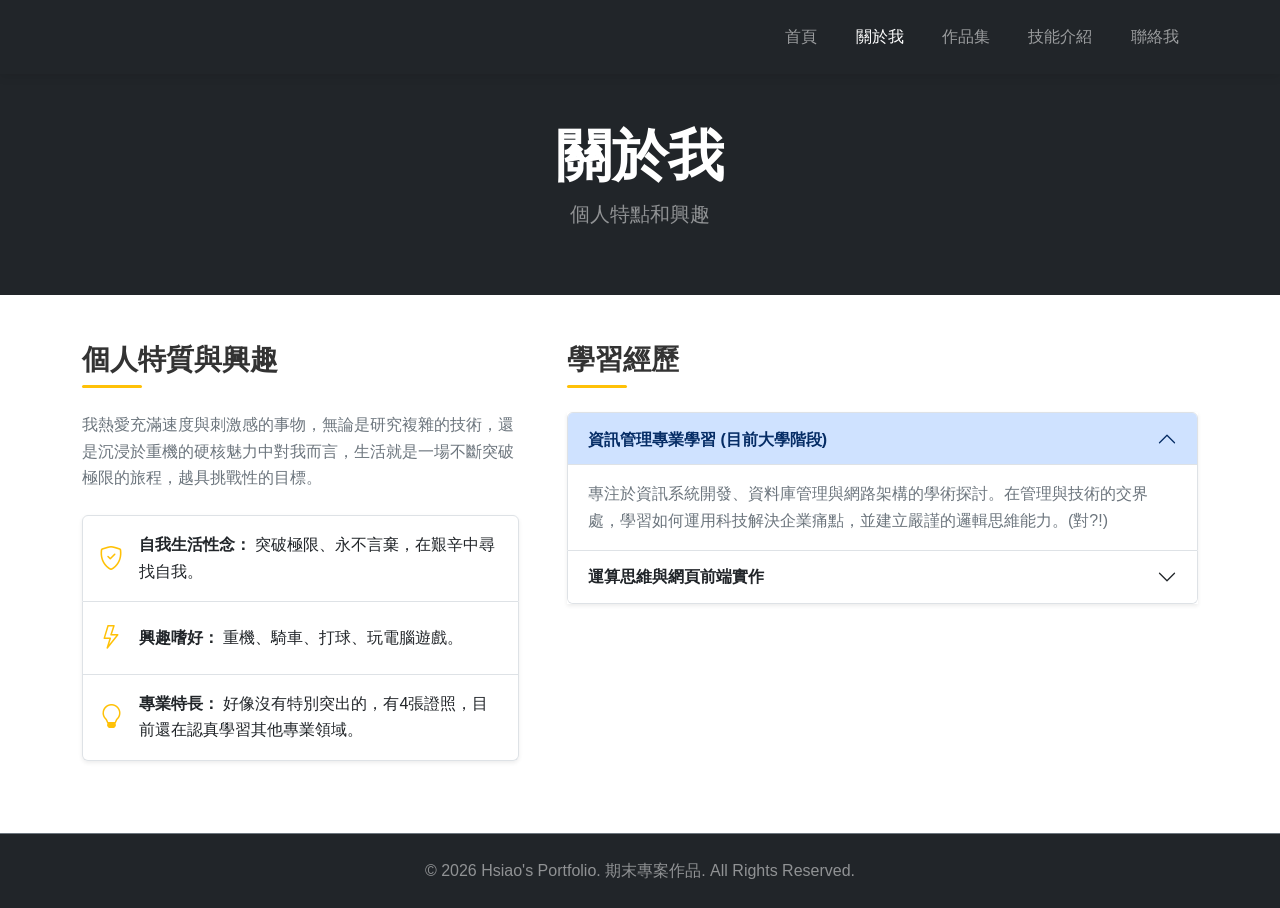
<file: about.html>
<!DOCTYPE html>
<html lang="zh-Hant">
<head>
    <meta charset="UTF-8">
    <meta name="viewport" content="width=device-width, initial-scale=1.0">
    <title>個人網站 | 關於我</title>
    <link href="https://cdn.jsdelivr.net/npm/bootstrap@5.3.3/dist/css/bootstrap.min.css" rel="stylesheet">
    <link href="https://cdn.jsdelivr.net/npm/bootstrap-icons@1.11.3/font/bootstrap-icons.min.css" rel="stylesheet">
    <link rel="stylesheet" href="css/style.css">
</head>
<body>

    <nav class="navbar navbar-expand-md navbar-dark bg-dark sticky-top">
        <div class="container">
            <a class="navbar-brand fw-bold" href="index.html"></a>
            <button class="navbar-toggler" type="button" data-bs-toggle="collapse" data-bs-target="#navbarNav" aria-controls="navbarNav" aria-expanded="false" aria-label="Toggle navigation">
                <span class="navbar-toggler-icon"></span>
            </button>
            <div class="collapse navbar-collapse" id="navbarNav">
                <ul class="navbar-nav ms-auto">
                    <li class="nav-item"><a class="nav-link" href="index.html">首頁</a></li>
                    <li class="nav-item"><a class="nav-link active" href="about.html">關於我</a></li>
                    <li class="nav-item"><a class="nav-link" href="portfolio.html">作品集</a></li>
                    <li class="nav-item"><a class="nav-link" href="skills.html">技能介紹</a></li>
                    <li class="nav-item"><a class="nav-link" href="contact.html">聯絡我</a></li>
                </ul>
            </div>
        </div>
    </nav>

    <section class="bg-dark text-white py-5 text-center">
        <div class="container">
            <h1 class="display-4 fw-bold">關於我</h1>
            <p class="lead text-white-50">個人特點和興趣</p>
        </div>
    </section>

    <section class="py-5">
        <div class="container">
            <div class="row g-5">
                <div class="col-lg-5">
                    <h3 class="fw-bold mb-4 position-relative section-title">個人特質與興趣</h3>
                    <p class="text-secondary mb-4">
                        我熱愛充滿速度與刺激感的事物，無論是研究複雜的技術，還是沉浸於重機的硬核魅力中對我而言，生活就是一場不斷突破極限的旅程，越具挑戰性的目標。
                    </p>
                    <ul class="list-group shadow-sm mb-4">
                        <li class="list-group-item d-flex align-items-center py-3">
                            <i class="bi bi-shield-check text-warning fs-4 me-3"></i>
                            <div><strong>自我生活性念：</strong> 突破極限、永不言棄，在艱辛中尋找自我。</div>
                        </li>
                        <li class="list-group-item d-flex align-items-center py-3">
                            <i class="bi bi-lightning text-warning fs-4 me-3"></i>
                            <div><strong>興趣嗜好：</strong> 重機、騎車、打球、玩電腦遊戲。</div>
                        </li>
                        <li class="list-group-item d-flex align-items-center py-3">
                            <i class="bi bi-lightbulb text-warning fs-4 me-3"></i>
                            <div><strong>專業特長：</strong> 好像沒有特別突出的，有4張證照，目前還在認真學習其他專業領域。</div>
                        </li>
                    </ul>
                </div>

                <div class="col-lg-7">
                    <h3 class="fw-bold mb-4 position-relative section-title">學習經歷</h3>
                    <div class="accordion shadow-sm" id="experienceAccordion">
                        
                        <div class="accordion-item">
                            <h2 class="accordion-header" id="headingOne">
                                <button class="accordion-button fw-bold" type="button" data-bs-toggle="collapse" data-bs-target="#collapseOne" aria-expanded="true" aria-controls="collapseOne">
                                    資訊管理專業學習 (目前大學階段)
                                </button>
                            </h2>
                            <div id="collapseOne" class="accordion-collapse collapse show" aria-labelledby="headingOne" data-bs-parent="#experienceAccordion">
                                <div class="accordion-body text-secondary">
                                    專注於資訊系統開發、資料庫管理與網路架構的學術探討。在管理與技術的交界處，學習如何運用科技解決企業痛點，並建立嚴謹的邏輯思維能力。(對?!)
                                </div>
                            </div>
                        </div>

                        <div class="accordion-item">
                            <h2 class="accordion-header" id="headingTwo">
                                <button class="accordion-button collapsed fw-bold" type="button" data-bs-toggle="collapse" data-bs-target="#collapseTwo" aria-expanded="false" aria-controls="collapseTwo">
                                    運算思維與網頁前端實作
                                </button>
                            </h2>
                            <div id="collapseTwo" class="accordion-collapse collapse" aria-labelledby="headingTwo" data-bs-parent="#experienceAccordion">
                                <div class="accordion-body text-secondary">
                                    深入研習 HTML5、CSS3 與 Bootstrap 5 框架，親手設計並建置響應式網頁。透過多個實作專案，掌握了前端排版技巧、RWD 斷點配置與客製化樣式設計。(已經想不到打什麼了)
                                </div>
                            </div>
                        </div>

                        

                    </div>
                </div>
            </div>
        </div>
    </section>

    <footer class="bg-dark text-white-50 py-4 text-center border-top border-secondary border-opacity-20">
        <div class="container">
            <p class="mb-0">&copy; 2026 Hsiao's Portfolio. 期末專案作品. All Rights Reserved.</p>
        </div>
    </footer>

    <script src="https://cdn.jsdelivr.net/npm/bootstrap@5.3.3/dist/js/bootstrap.bundle.min.js"></script>
</body>
</html>
</file>
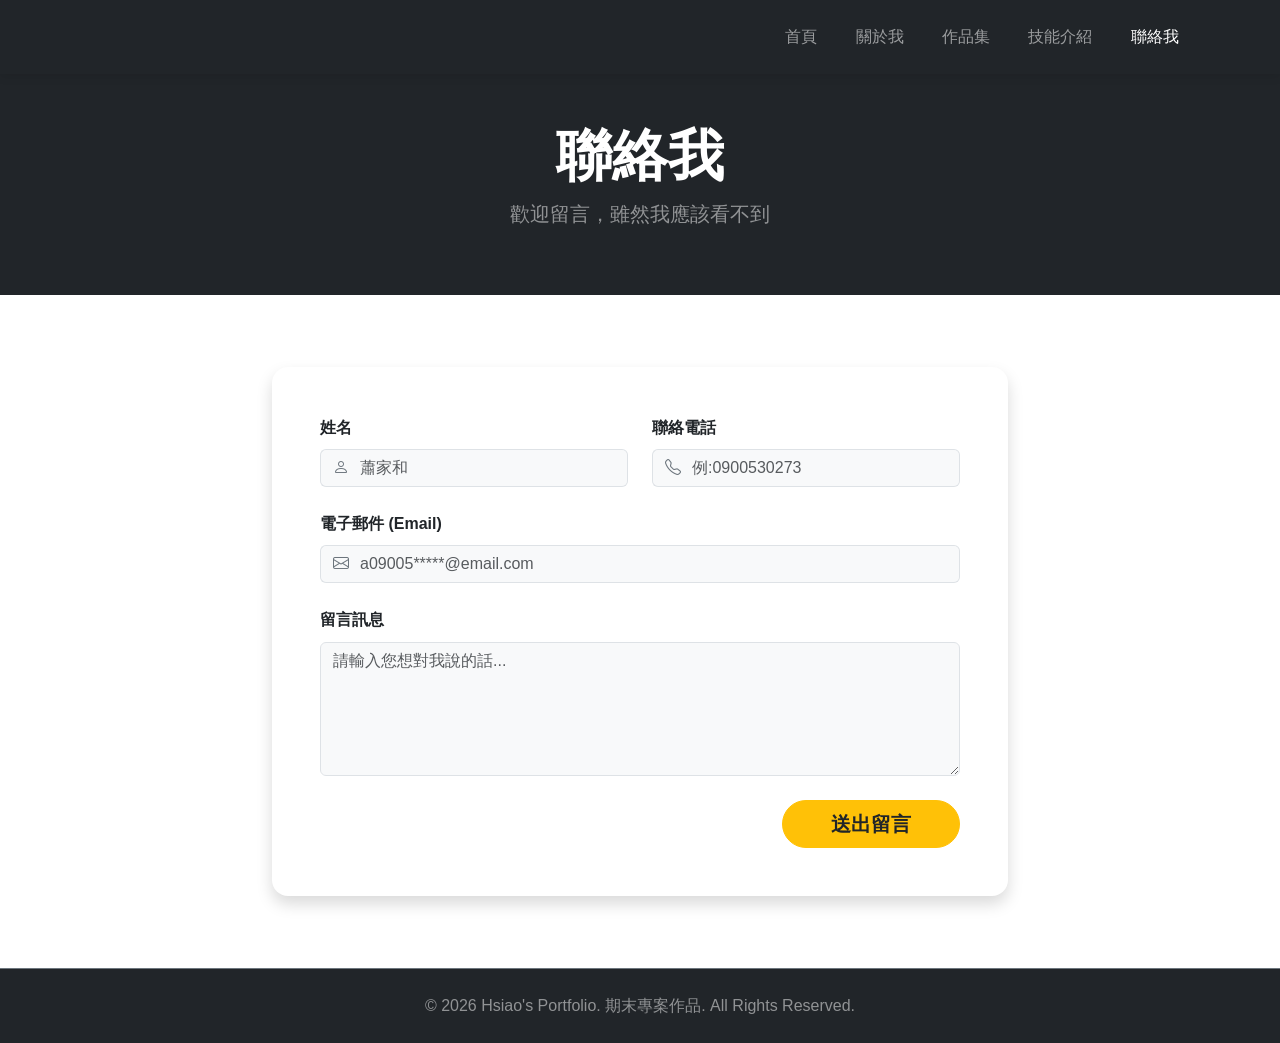
<file: contact.html>
<!DOCTYPE html>
<html lang="zh-Hant">
<head>
    <meta charset="UTF-8">
    <meta name="viewport" content="width=device-width, initial-scale=1.0">
    <title>個人網站 | 聯絡我</title>
    <link href="https://cdn.jsdelivr.net/npm/bootstrap@5.3.3/dist/css/bootstrap.min.css" rel="stylesheet">
    <link href="https://cdn.jsdelivr.net/npm/bootstrap-icons@1.11.3/font/bootstrap-icons.min.css" rel="stylesheet">
    <link rel="stylesheet" href="css/style.css">
</head>
<body>

    <nav class="navbar navbar-expand-md navbar-dark bg-dark sticky-top">
        <div class="container">
            <a class="navbar-brand fw-bold" href="index.html"></a>
            <button class="navbar-toggler" type="button" data-bs-toggle="collapse" data-bs-target="#navbarNav" aria-controls="navbarNav" aria-expanded="false" aria-label="Toggle navigation">
                <span class="navbar-toggler-icon"></span>
            </button>
            <div class="collapse navbar-collapse" id="navbarNav">
                <ul class="navbar-nav ms-auto">
                    <li class="nav-item"><a class="nav-link" href="index.html">首頁</a></li>
                    <li class="nav-item"><a class="nav-link" href="about.html">關於我</a></li>
                    <li class="nav-item"><a class="nav-link" href="portfolio.html">作品集</a></li>
                    <li class="nav-item"><a class="nav-link" href="skills.html">技能介紹</a></li>
                    <li class="nav-item"><a class="nav-link active" href="contact.html">聯絡我</a></li>
                </ul>
            </div>
        </div>
    </nav>

    <section class="bg-dark text-white py-5 text-center">
        <div class="container">
            <h1 class="display-4 fw-bold">聯絡我</h1>
            <p class="lead text-white-50">歡迎留言，雖然我應該看不到</p>
        </div>
    </section>

    <section class="py-5">
        <div class="container py-4">
            <div class="row justify-content-center">
                <div class="col-lg-8">
                    
                    

                    <div class="card p-4 p-md-5 shadow border-0 rounded-4">
                        <form action="#" method="POST" onsubmit="event.preventDefault();">
                            <div class="row g-4">
                                
                                <div class="col-md-6">
                                    <label for="userName" class="form-label fw-bold">姓名</label>
                                    <div class="input-group">
                                        <span class="input-group-text bg-light border-end-0"><i class="bi bi-person text-secondary"></i></span>
                                        <input type="text" class="form-control bg-light border-start-0 ps-0 shadow-none" id="userName" placeholder="蕭家和" required>
                                    </div>
                                </div>

                                <div class="col-md-6">
                                    <label for="userPhone" class="form-label fw-bold">聯絡電話</label>
                                    <div class="input-group">
                                        <span class="input-group-text bg-light border-end-0"><i class="bi bi-telephone text-secondary"></i></span>
                                        <input type="tel" class="form-control bg-light border-start-0 ps-0 shadow-none" id="userPhone" placeholder="例:0900530273" required>
                                    </div>
                                </div>

                                <div class="col-md-12">
                                    <label for="userEmail" class="form-label fw-bold">電子郵件 (Email)</label>
                                    <div class="input-group">
                                        <span class="input-group-text bg-light border-end-0"><i class="bi bi-envelope text-secondary"></i></span>
                                        <input type="email" class="form-control bg-light border-start-0 ps-0 shadow-none" id="userEmail" placeholder="a09005*****@email.com" required>
                                    </div>
                                </div>

                                <div class="col-md-12">
                                    <label for="userMessage" class="form-label fw-bold">留言訊息</label>
                                    <textarea class="form-control bg-light shadow-none" id="userMessage" rows="5" placeholder="請輸入您想對我說的話..." required></textarea>
                                </div>

                                <div class="col-md-12 text-end mt-4">
                                    <button type="submit" class="btn btn-warning btn-lg px-5 text-dark fw-bold custom-btn">送出留言</button>
                                </div>

                            </div>
                        </form>
                    </div>

                </div>
            </div>
        </div>
    </section>

    <footer class="bg-dark text-white-50 py-4 text-center border-top border-secondary border-opacity-20">
        <div class="container">
            <p class="mb-0">&copy; 2026 Hsiao's Portfolio. 期末專案作品. All Rights Reserved.</p>
        </div>
    </footer>

    <script src="https://cdn.jsdelivr.net/npm/bootstrap@5.3.3/dist/js/bootstrap.bundle.min.js"></script>
</body>
</html>
</file>
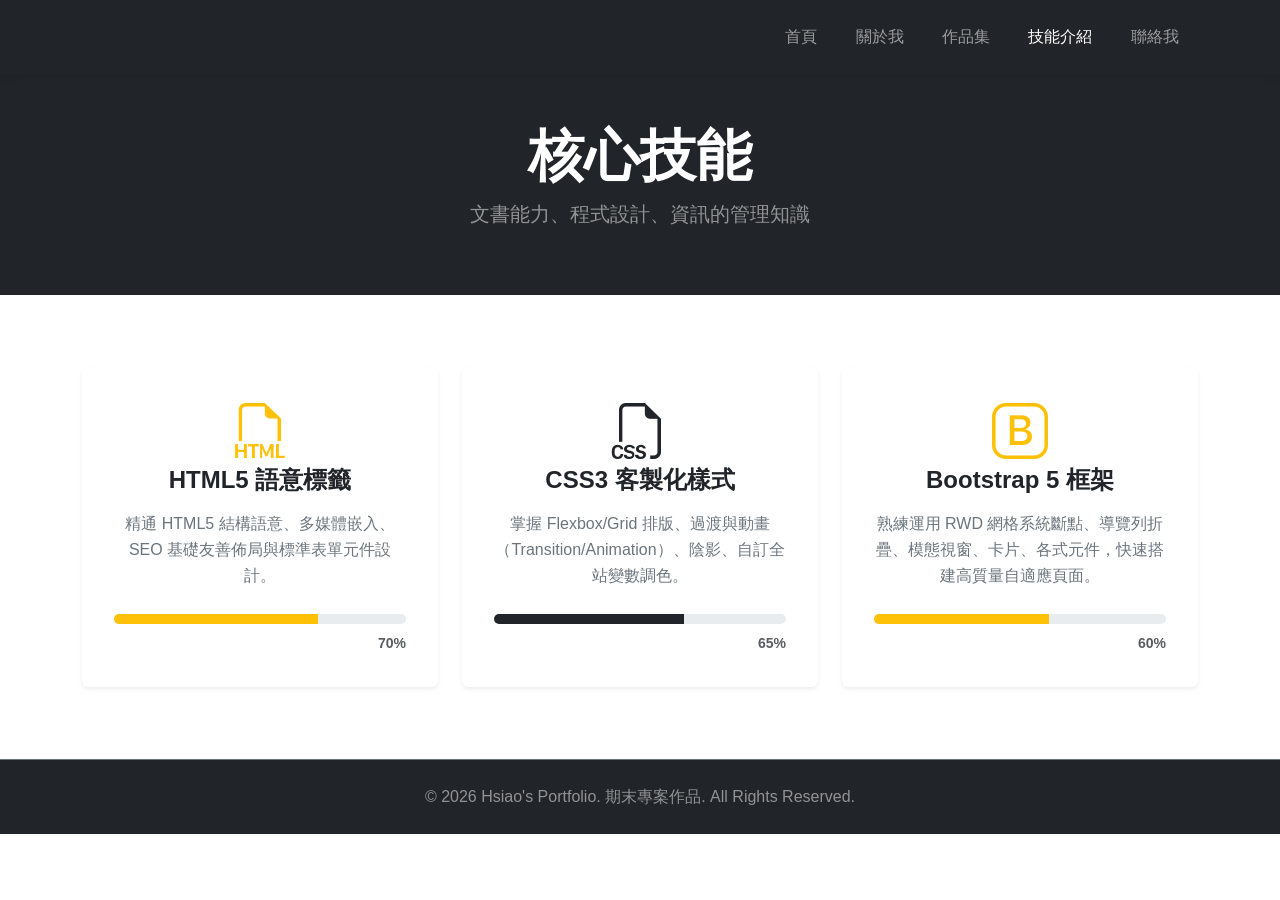
<file: skills.html>
<!DOCTYPE html>
<html lang="zh-Hant">
<head>
    <meta charset="UTF-8">
    <meta name="viewport" content="width=device-width, initial-scale=1.0">
    <title>個人網站 | 技能介紹</title>
    <link href="https://cdn.jsdelivr.net/npm/bootstrap@5.3.3/dist/css/bootstrap.min.css" rel="stylesheet">
    <link href="https://cdn.jsdelivr.net/npm/bootstrap-icons@1.11.3/font/bootstrap-icons.min.css" rel="stylesheet">
    <link rel="stylesheet" href="css/style.css">
</head>
<body>

    <nav class="navbar navbar-expand-md navbar-dark bg-dark sticky-top">
        <div class="container">
            <a class="navbar-brand fw-bold" href="index.html"></a>
            <button class="navbar-toggler" type="button" data-bs-toggle="collapse" data-bs-target="#navbarNav" aria-controls="navbarNav" aria-expanded="false" aria-label="Toggle navigation">
                <span class="navbar-toggler-icon"></span>
            </button>
            <div class="collapse navbar-collapse" id="navbarNav">
                <ul class="navbar-nav ms-auto">
                    <li class="nav-item"><a class="nav-link" href="index.html">首頁</a></li>
                    <li class="nav-item"><a class="nav-link" href="about.html">關於我</a></li>
                    <li class="nav-item"><a class="nav-link" href="portfolio.html">作品集</a></li>
                    <li class="nav-item"><a class="nav-link active" href="skills.html">技能介紹</a></li>
                    <li class="nav-item"><a class="nav-link" href="contact.html">聯絡我</a></li>
                </ul>
            </div>
        </div>
    </nav>

    <section class="bg-dark text-white py-5 text-center">
        <div class="container">
            <h1 class="display-4 fw-bold">核心技能</h1>
            <p class="lead text-white-50">文書能力、程式設計、資訊的管理知識</p>
        </div>
    </section>

    <section class="py-5">
        <div class="container py-4">
            <div class="row g-4">
                
                <div class="col-12 col-md-4">
                    <div class="card h-100 shadow-sm border-0 p-3 text-center img-hover-box">
                        <div class="card-body">
                            <i class="bi bi-filetype-html text-warning display-4 mb-3"></i>
                            <h4 class="card-title fw-bold mb-3">HTML5 語意標籤</h4>
                            <p class="card-text text-secondary mb-4">精通 HTML5 結構語意、多媒體嵌入、SEO 基礎友善佈局與標準表單元件設計。</p>
                            <div class="progress" style="height: 10px;">
                                <div class="progress-bar bg-warning" role="progressbar" style="width: 70%" aria-valuenow="70" aria-valuemin="0" aria-valuemax="100"></div>
                            </div>
                            <small class="text-muted d-block mt-2 fw-bold text-end">70%</small>
                        </div>
                    </div>
                </div>

                <div class="col-12 col-md-4">
                    <div class="card h-100 shadow-sm border-0 p-3 text-center img-hover-box">
                        <div class="card-body">
                            <i class="bi bi-filetype-css text-dark display-4 mb-3"></i>
                            <h4 class="card-title fw-bold mb-3">CSS3 客製化樣式</h4>
                            <p class="card-text text-secondary mb-4">掌握 Flexbox/Grid 排版、過渡與動畫（Transition/Animation）、陰影、自訂全站變數調色。</p>
                            <div class="progress" style="height: 10px;">
                                <div class="progress-bar bg-dark" role="progressbar" style="width: 65%" aria-valuenow="65" aria-valuemin="0" aria-valuemax="100"></div>
                            </div>
                            <small class="text-muted d-block mt-2 fw-bold text-end">65%</small>
                        </div>
                    </div>
                </div>

                <div class="col-12 col-md-4">
                    <div class="card h-100 shadow-sm border-0 p-3 text-center img-hover-box">
                        <div class="card-body">
                            <i class="bi bi-bootstrap text-warning display-4 mb-3"></i>
                            <h4 class="card-title fw-bold mb-3">Bootstrap 5 框架</h4>
                            <p class="card-text text-secondary mb-4">熟練運用 RWD 網格系統斷點、導覽列折疊、模態視窗、卡片、各式元件，快速搭建高質量自適應頁面。</p>
                            <div class="progress" style="height: 10px;">
                                <div class="progress-bar bg-warning" role="progressbar" style="width: 60%" aria-valuenow="60" aria-valuemin="0" aria-valuemax="100"></div>
                            </div>
                            <small class="text-muted d-block mt-2 fw-bold text-end">60%</small>
                        </div>
                    </div>
                </div>

            </div>
        </div>
    </section>

    <footer class="bg-dark text-white-50 py-4 text-center border-top border-secondary border-opacity-20">
        <div class="container">
            <p class="mb-0">&copy; 2026 Hsiao's Portfolio. 期末專案作品. All Rights Reserved.</p>
        </div>
    </footer>

    <script src="https://cdn.jsdelivr.net/npm/bootstrap@5.3.3/dist/js/bootstrap.bundle.min.js"></script>
</body>
</html>
</file>
<file: css/style.css>
:root {
    --primary-color: #212529;
    --accent-color: #ffc107;
    --text-dark: #333333;
    --text-light: #f8f9fa;
    --transition-smooth: all 0.4s cubic-bezier(0.165, 0.84, 0.44, 1);
}

body {
    font-family: 'Helvetica Neue', Arial, 'Noto Sans TC', sans-serif;
    color: var(--text-dark);
    background-color: #ffffff;
    line-height: 1.65;
    overflow-x: hidden;
}


.navbar {
    padding: 1rem 0;
    box-shadow: 0 2px 10px rgba(0, 0, 0, 0.1);
    transition: var(--transition-smooth);
}

.navbar-brand {
    letter-spacing: 1px;
}

.navbar-nav .nav-link {
    font-weight: 500;
    padding: 0.5rem 1.2rem !important;
    transition: var(--transition-smooth);
}

.navbar-nav .nav-link:hover {
    color: var(--accent-color) !important;
}


.hero-section {
    background: linear-gradient(135deg, #111111 0%, #2c3e50 100%);
    min-height: 85vh;
    padding: 6rem 0;
    position: relative;
}

.hero-text-box {
    animation: fadeInUp 1s ease-out;
}

.tracking-wider {
    letter-spacing: 2px;
}


.custom-btn {
    transition: var(--transition-smooth);
    border-radius: 50px;
    font-weight: 500;
}

.custom-btn:hover {
    transform: translateY(-3px);
    box-shadow: 0 8px 20px rgba(255, 193, 7, 0.3);
}


.carousel {
    max-width: 500px;
    margin: 0 auto;
    border: 3px solid rgba(255, 255, 255, 0.1);
}

.carousel-item img {
    height: 350px;
    object-fit: cover;
}


.section-title {
    padding-bottom: 12px;
}

.section-title::after {
    content: '';
    position: absolute;
    bottom: 0;
    left: 0;
    width: 60px;
    height: 3px;
    background-color: var(--accent-color);
    border-radius: 2px;
}


.img-hover-box {
    transition: var(--transition-smooth);
}

.img-hover-box:hover {
    transform: scale(1.03) translateY(-5px);
    box-shadow: 0 15px 30px rgba(0, 0, 0, 0.15) !important;
}

.img-hover-box img {
    transition: var(--transition-smooth);
}


.shadow-sm {
    box-shadow: 0 .125rem .25rem rgba(0,0,0,.075)!important;
    transition: var(--transition-smooth);
}

.shadow-sm:hover {
    transform: translateY(-2px);
    box-shadow: 0 8px 15px rgba(0, 0, 0, 0.05) !important;
}


@keyframes fadeInUp {
    from {
        opacity: 0;
        transform: translateY(30px);
    }
    to {
        opacity: 1;
        transform: translateY(0);
    }
}


@media (max-width: 767.98px) {
    .hero-section {
        min-height: auto;
        padding: 4rem 0;
    }
    
    .carousel-item img {
        height: 260px;
    }
    
    .display-3 {
        font-size: 2.5rem;
        font-weight: 700;
    }
}
</file>
